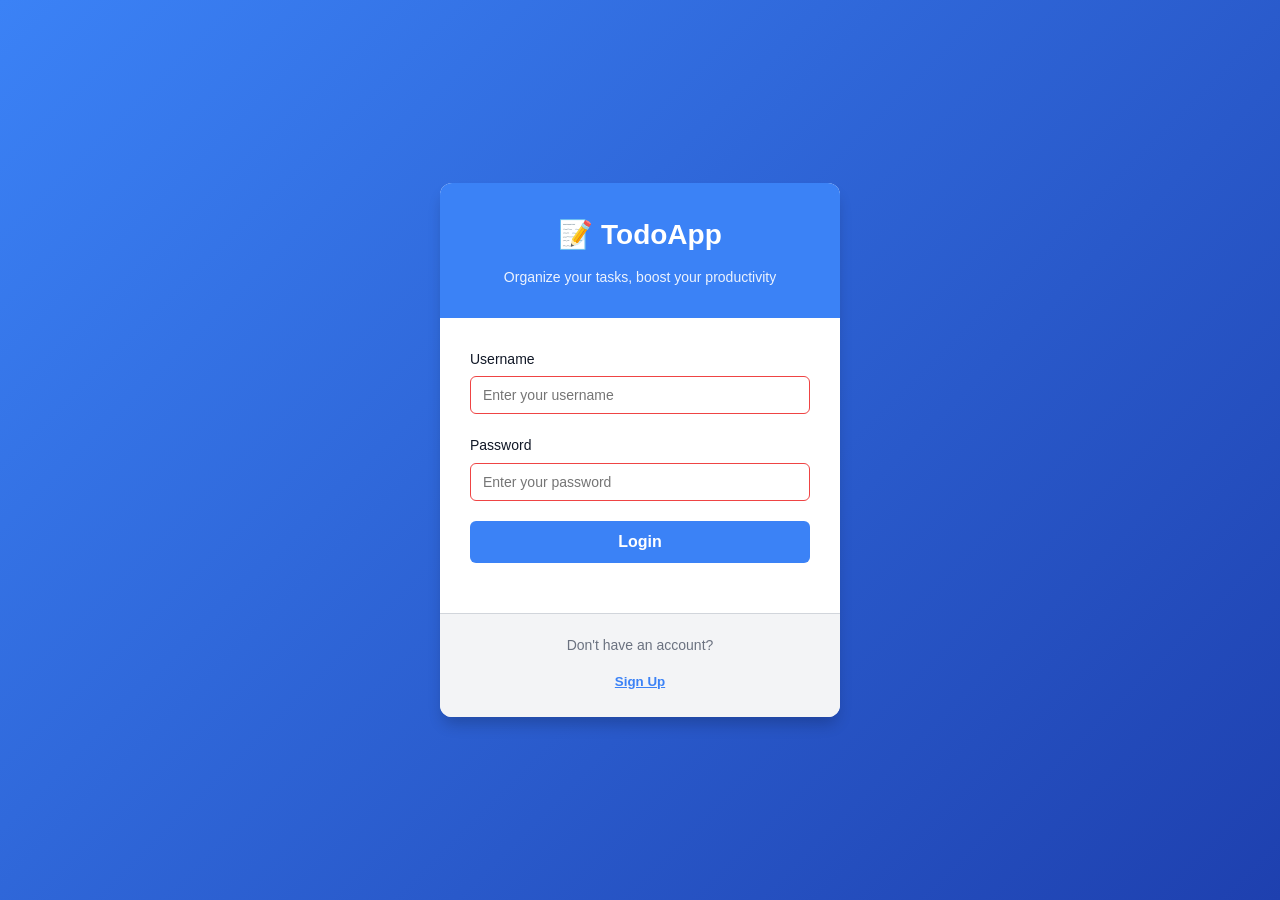
<file: frontend/index.html>
<!DOCTYPE html>
<html lang="en">
<head>
    <meta charset="UTF-8">
    <meta name="viewport" content="width=device-width, initial-scale=1.0">
    <meta name="description" content="TodoApp - Manage your tasks efficiently">
    <title>TodoApp - Login & Register</title>
    <link rel="stylesheet" href="css/style.css">
</head>
<body>
    <div class="auth-wrapper">
        <div id="auth-container" class="show-login">
            <!-- Header -->
            <div class="auth-header">
                <h1>📝 TodoApp</h1>
                <p>Organize your tasks, boost your productivity</p>
            </div>

            <!-- Login Form -->
            <form class="auth-form login-form" id="login-form" onsubmit="handleLogin(event)">
                <div class="form-group">
                    <label for="login-username">Username</label>
                    <input 
                        type="text" 
                        id="login-username" 
                        placeholder="Enter your username" 
                        required
                    >
                </div>

                <div class="form-group">
                    <label for="login-password">Password</label>
                    <input 
                        type="password" 
                        id="login-password" 
                        placeholder="Enter your password" 
                        required
                    >
                </div>

                <div class="form-group">
                    <button type="submit" class="btn btn-primary">Login</button>
                </div>
            </form>

            <!-- Register Form -->
            <form class="auth-form register-form" id="register-form" onsubmit="handleRegister(event)">
                <div class="form-group">
                    <label for="register-username">Username</label>
                    <input 
                        type="text" 
                        id="register-username" 
                        placeholder="Choose a username" 
                        required
                        minlength="3"
                    >
                </div>

                <div class="form-group">
                    <label for="register-email">Email</label>
                    <input 
                        type="email" 
                        id="register-email" 
                        placeholder="Enter your email" 
                        required
                    >
                </div>

                <div class="form-group">
                    <label for="register-firstname">First Name</label>
                    <input 
                        type="text" 
                        id="register-firstname" 
                        placeholder="Enter your first name" 
                        required
                    >
                </div>

                <div class="form-group">
                    <label for="register-lastname">Last Name</label>
                    <input 
                        type="text" 
                        id="register-lastname" 
                        placeholder="Enter your last name" 
                        required
                    >
                </div>

                <div class="form-group">
                    <label for="register-phone">Phone Number</label>
                    <input 
                        type="tel" 
                        id="register-phone" 
                        placeholder="Enter your phone number" 
                        required
                    >
                </div>

                <div class="form-group">
                    <label for="register-password">Password</label>
                    <input 
                        type="password" 
                        id="register-password" 
                        placeholder="Create a password" 
                        required
                        minlength="6"
                    >
                </div>

                <div class="form-group">
                    <button type="submit" class="btn btn-primary">Register</button>
                </div>
            </form>

            <!-- Footer with Toggle -->
            <div class="auth-footer">
                <div class="login-footer" id="login-footer">
                    <p>Don't have an account?</p>
                    <button type="button" onclick="toggleAuthForm()">Sign Up</button>
                </div>

                <div class="register-footer" id="register-footer" style="display: none;">
                    <p>Already have an account?</p>
                    <button type="button" onclick="toggleAuthForm()">Sign In</button>
                </div>
            </div>
        </div>
    </div>

    <!-- Scripts -->
    <script src="js/api.js"></script>
    <script src="js/auth.js"></script>
    
    <script>
        // Toggle footer visibility based on active form
        function updateFooterDisplay() {
            const container = document.getElementById('auth-container');
            const loginFooter = document.getElementById('login-footer');
            const registerFooter = document.getElementById('register-footer');

            if (container.classList.contains('show-login')) {
                loginFooter.style.display = 'block';
                registerFooter.style.display = 'none';
            } else {
                loginFooter.style.display = 'none';
                registerFooter.style.display = 'block';
            }
        }

        // Observe for class changes
        const observer = new MutationObserver(updateFooterDisplay);
        observer.observe(document.getElementById('auth-container'), { attributes: true });

        // Redirect to dashboard if already logged in
        if (TokenManager.isAuthenticated()) {
            window.location.href = '/dashboard.html';
        }
    </script>
</body>
</html>
</file>
<file: frontend/css/style.css>
/* ===== Global Styles ===== */
* {
  margin: 0;
  padding: 0;
  box-sizing: border-box;
}

:root {
  --primary-color: #3b82f6;
  --secondary-color: #1e40af;
  --success-color: #10b981;
  --error-color: #ef4444;
  --warning-color: #f59e0b;
  --info-color: #0ea5e9;
  --dark-bg: #1f2937;
  --light-bg: #f3f4f6;
  --border-color: #d1d5db;
  --text-dark: #111827;
  --text-light: #6b7280;
  --shadow: 0 4px 6px rgba(0, 0, 0, 0.1);
  --shadow-lg: 0 10px 15px -3px rgba(0, 0, 0, 0.2);
}

body {
  font-family: 'Segoe UI', Tahoma, Geneva, Verdana, sans-serif;
  background-color: var(--light-bg);
  color: var(--text-dark);
  line-height: 1.6;
}

html {
  scroll-behavior: smooth;
}

/* ===== Utility Classes ===== */
.container {
  max-width: 1200px;
  margin: 0 auto;
  padding: 0 20px;
}

.btn {
  padding: 10px 20px;
  border: none;
  border-radius: 6px;
  font-size: 14px;
  font-weight: 500;
  cursor: pointer;
  transition: all 0.3s ease;
  display: inline-block;
}

.btn:hover {
  transform: translateY(-2px);
  box-shadow: var(--shadow);
}

.btn-primary {
  background-color: var(--primary-color);
  color: white;
}

.btn-primary:hover {
  background-color: var(--secondary-color);
}

.btn-secondary {
  background-color: var(--light-bg);
  color: var(--text-dark);
  border: 1px solid var(--border-color);
}

.btn-secondary:hover {
  background-color: var(--border-color);
}

.btn-danger {
  background-color: var(--error-color);
  color: white;
}

.btn-danger:hover {
  background-color: #dc2626;
}

.btn-success {
  background-color: var(--success-color);
  color: white;
}

.btn-success:hover {
  background-color: #059669;
}

.btn-edit {
  padding: 6px 12px;
  background-color: var(--primary-color);
  color: white;
  border: none;
  border-radius: 4px;
  font-size: 12px;
  cursor: pointer;
  transition: all 0.3s ease;
  margin-right: 8px;
}

.btn-edit:hover {
  background-color: var(--secondary-color);
}

.btn-delete {
  padding: 6px 12px;
  background-color: var(--error-color);
  color: white;
  border: none;
  border-radius: 4px;
  font-size: 12px;
  cursor: pointer;
  transition: all 0.3s ease;
}

.btn-delete:hover {
  background-color: #dc2626;
}

/* ===== Notifications ===== */
#notification-container {
  position: fixed;
  top: 20px;
  right: 20px;
  z-index: 1000;
}

.notification {
  padding: 16px 20px;
  margin-bottom: 10px;
  border-radius: 6px;
  box-shadow: var(--shadow-lg);
  animation: slideIn 0.3s ease forwards;
  max-width: 400px;
}

@keyframes slideIn {
  from {
    transform: translateX(400px);
    opacity: 0;
  }
  to {
    transform: translateX(0);
    opacity: 1;
  }
}

.notification-success {
  background-color: var(--success-color);
  color: white;
}

.notification-error {
  background-color: var(--error-color);
  color: white;
}

.notification-info {
  background-color: var(--info-color);
  color: white;
}

.notification-warning {
  background-color: var(--warning-color);
  color: white;
}

/* ===== Auth Page ===== */
.auth-wrapper {
  display: flex;
  align-items: center;
  justify-content: center;
  min-height: 100vh;
  background: linear-gradient(135deg, var(--primary-color), var(--secondary-color));
  padding: 20px;
}

#auth-container {
  background: white;
  border-radius: 12px;
  box-shadow: var(--shadow-lg);
  width: 100%;
  max-width: 400px;
  overflow: hidden;
}

.auth-header {
  background-color: var(--primary-color);
  color: white;
  padding: 30px 20px;
  text-align: center;
}

.auth-header h1 {
  font-size: 28px;
  margin-bottom: 8px;
}

.auth-header p {
  font-size: 14px;
  opacity: 0.9;
}

.auth-form {
  padding: 30px;
  display: none;
  animation: fadeIn 0.3s ease;
}

.auth-form.active {
  display: block;
}

@keyframes fadeIn {
  from {
    opacity: 0;
  }
  to {
    opacity: 1;
  }
}

#auth-container.show-login .login-form {
  display: block;
}

#auth-container.show-register .register-form {
  display: block;
}

.form-group {
  margin-bottom: 20px;
}

.form-group label {
  display: block;
  margin-bottom: 6px;
  font-weight: 500;
  color: var(--text-dark);
  font-size: 14px;
}

.form-group input,
.form-group select {
  width: 100%;
  padding: 10px 12px;
  border: 1px solid var(--border-color);
  border-radius: 6px;
  font-size: 14px;
  transition: border-color 0.3s ease;
}

.form-group input:focus,
.form-group select:focus {
  outline: none;
  border-color: var(--primary-color);
  box-shadow: 0 0 0 3px rgba(59, 130, 246, 0.1);
}

.form-group button {
  width: 100%;
  padding: 12px;
  font-size: 16px;
  font-weight: 600;
}

.auth-footer {
  text-align: center;
  padding: 20px;
  background-color: var(--light-bg);
  border-top: 1px solid var(--border-color);
}

.auth-footer p {
  font-size: 14px;
  color: var(--text-light);
  margin-bottom: 10px;
}

.auth-footer button {
  padding: 8px 16px;
  background: none;
  border: none;
  color: var(--primary-color);
  font-weight: 600;
  cursor: pointer;
  text-decoration: underline;
}

.auth-footer button:hover {
  color: var(--secondary-color);
}

/* ===== Dashboard Page ===== */
.dashboard-wrapper {
  min-height: 100vh;
  background-color: var(--light-bg);
}

.navbar {
  background-color: white;
  box-shadow: var(--shadow);
  position: sticky;
  top: 0;
  z-index: 100;
}

.navbar-content {
  display: flex;
  justify-content: space-between;
  align-items: center;
  padding: 16px 0;
}

.navbar-brand {
  display: flex;
  align-items: center;
  gap: 10px;
  font-size: 24px;
  font-weight: 700;
  color: var(--primary-color);
}

.navbar-brand span {
  font-size: 28px;
}

.user-menu {
  display: flex;
  align-items: center;
  gap: 20px;
}

.user-info {
  text-align: right;
}

.user-info .username {
  font-weight: 600;
  color: var(--text-dark);
}

.user-info .role {
  font-size: 12px;
  color: var(--text-light);
  text-transform: capitalize;
}

.logout-btn {
  padding: 8px 16px;
  background-color: var(--error-color);
  color: white;
  border: none;
  border-radius: 4px;
  cursor: pointer;
  font-weight: 500;
  transition: all 0.3s ease;
}

.logout-btn:hover {
  background-color: #dc2626;
}

.dashboard-container {
  display: grid;
  grid-template-columns: 1fr 2fr;
  gap: 30px;
  padding: 30px 0;
}

.sidebar {
  background-color: white;
  border-radius: 12px;
  padding: 24px;
  height: fit-content;
  box-shadow: var(--shadow);
  position: sticky;
  top: 80px;
}

.sidebar-section {
  margin-bottom: 30px;
}

.sidebar-section:last-child {
  margin-bottom: 0;
}

.sidebar-title {
  font-weight: 700;
  font-size: 16px;
  margin-bottom: 16px;
  color: var(--text-dark);
  display: flex;
  align-items: center;
  gap: 8px;
}

.filter-btn,
.sort-btn {
  width: 100%;
  padding: 10px 12px;
  text-align: left;
  background-color: var(--light-bg);
  border: 1px solid var(--border-color);
  border-radius: 6px;
  cursor: pointer;
  margin-bottom: 8px;
  font-size: 14px;
  transition: all 0.3s ease;
  color: var(--text-dark);
}

.filter-btn:last-child,
.sort-btn:last-child {
  margin-bottom: 0;
}

.filter-btn:hover,
.sort-btn:hover {
  background-color: var(--primary-color);
  color: white;
  border-color: var(--primary-color);
}

.filter-btn.active,
.sort-btn.active {
  background-color: var(--primary-color);
  color: white;
  border-color: var(--primary-color);
}

.main-content {
  display: flex;
  flex-direction: column;
  gap: 30px;
}

.add-todo-section {
  background-color: white;
  border-radius: 12px;
  padding: 24px;
  box-shadow: var(--shadow);
}

.add-todo-section h2 {
  margin-bottom: 20px;
  font-size: 20px;
  display: flex;
  align-items: center;
  gap: 8px;
}

#todo-form {
  display: grid;
  gap: 16px;
}

.form-row {
  display: grid;
  grid-template-columns: 1fr 1fr;
  gap: 16px;
}

.form-row.full {
  grid-template-columns: 1fr;
}

.todos-section {
  background-color: white;
  border-radius: 12px;
  padding: 24px;
  box-shadow: var(--shadow);
}

.todos-section h2 {
  margin-bottom: 20px;
  font-size: 20px;
  display: flex;
  align-items: center;
  gap: 8px;
}

.todos-stats {
  display: grid;
  grid-template-columns: repeat(3, 1fr);
  gap: 12px;
  margin-bottom: 20px;
  padding-bottom: 20px;
  border-bottom: 1px solid var(--border-color);
}

.stat-item {
  text-align: center;
  padding: 12px;
  background-color: var(--light-bg);
  border-radius: 8px;
}

.stat-item .stat-number {
  font-size: 24px;
  font-weight: 700;
  color: var(--primary-color);
}

.stat-item .stat-label {
  font-size: 12px;
  color: var(--text-light);
  margin-top: 4px;
}

#todos-list {
  display: grid;
  gap: 16px;
}

.todo-item {
  background-color: var(--light-bg);
  border-left: 4px solid var(--border-color);
  border-radius: 8px;
  padding: 16px;
  transition: all 0.3s ease;
}

.todo-item:hover {
  box-shadow: var(--shadow);
  transform: translateY(-2px);
}

.todo-item.completed {
  opacity: 0.6;
}

.todo-item.completed .todo-title {
  text-decoration: line-through;
  color: var(--text-light);
}

.todo-item.priority-1 {
  border-left-color: #a3e635;
}

.todo-item.priority-2 {
  border-left-color: #84cc16;
}

.todo-item.priority-3 {
  border-left-color: var(--warning-color);
}

.todo-item.priority-4 {
  border-left-color: #f97316;
}

.todo-item.priority-5 {
  border-left-color: var(--error-color);
}

.todo-header {
  display: flex;
  justify-content: space-between;
  align-items: flex-start;
  margin-bottom: 12px;
}

.todo-title-section {
  display: flex;
  align-items: flex-start;
  gap: 12px;
  flex: 1;
}

.todo-checkbox {
  margin-top: 4px;
  width: 20px;
  height: 20px;
  cursor: pointer;
  accent-color: var(--primary-color);
}

.todo-title {
  font-size: 16px;
  font-weight: 600;
  margin: 0;
}

.priority-badge {
  display: inline-block;
  padding: 4px 12px;
  border-radius: 20px;
  font-size: 12px;
  font-weight: 600;
  text-transform: uppercase;
}

.priority-1 {
  background-color: #dcfce7;
  color: #166534;
}

.priority-2 {
  background-color: #dcfce7;
  color: #166534;
}

.priority-3 {
  background-color: #fef3c7;
  color: #92400e;
}

.priority-4 {
  background-color: #fed7aa;
  color: #92400e;
}

.priority-5 {
  background-color: #fee2e2;
  color: #991b1b;
}

.todo-description {
  color: var(--text-light);
  margin: 12px 0;
  line-height: 1.5;
}

.todo-actions {
  display: flex;
  gap: 8px;
}

.empty-state {
  text-align: center;
  padding: 60px 20px;
  color: var(--text-light);
  font-size: 16px;
}

.empty-state::before {
  content: '📭';
  display: block;
  font-size: 64px;
  margin-bottom: 20px;
}

/* ===== Responsive Design ===== */
@media (max-width: 768px) {
  .dashboard-container {
    grid-template-columns: 1fr;
  }

  .sidebar {
    position: static;
  }

  .form-row {
    grid-template-columns: 1fr;
  }

  .todos-stats {
    grid-template-columns: 1fr;
  }

  .navbar-content {
    flex-wrap: wrap;
    gap: 16px;
  }

  .user-menu {
    width: 100%;
    justify-content: space-between;
    order: 3;
  }

  .user-info {
    text-align: left;
  }

  #notification-container {
    right: 10px;
    left: 10px;
  }

  .notification {
    max-width: 100%;
  }
}

@media (max-width: 480px) {
  .auth-wrapper {
    padding: 10px;
  }

  #auth-container {
    max-width: 100%;
  }

  .auth-header {
    padding: 20px;
  }

  .auth-header h1 {
    font-size: 24px;
  }

  .auth-form {
    padding: 20px;
  }

  .sidebar-section {
    margin-bottom: 20px;
  }

  .filter-btn,
  .sort-btn {
    font-size: 13px;
  }

  .todo-header {
    flex-direction: column;
    gap: 8px;
  }

  .todo-actions {
    width: 100%;
    margin-top: 12px;
  }

  .btn-edit,
  .btn-delete {
    flex: 1;
  }
}

/* ===== Loading State ===== */
.loading {
  display: inline-block;
  width: 20px;
  height: 20px;
  border: 3px solid var(--light-bg);
  border-radius: 50%;
  border-top-color: var(--primary-color);
  animation: spin 0.8s linear infinite;
}

@keyframes spin {
  to {
    transform: rotate(360deg);
  }
}

/* ===== Form Validation ===== */
.form-group input:invalid,
.form-group select:invalid {
  border-color: var(--error-color);
}

.form-group input:valid,
.form-group select:valid {
  border-color: var(--success-color);
}
</file>
